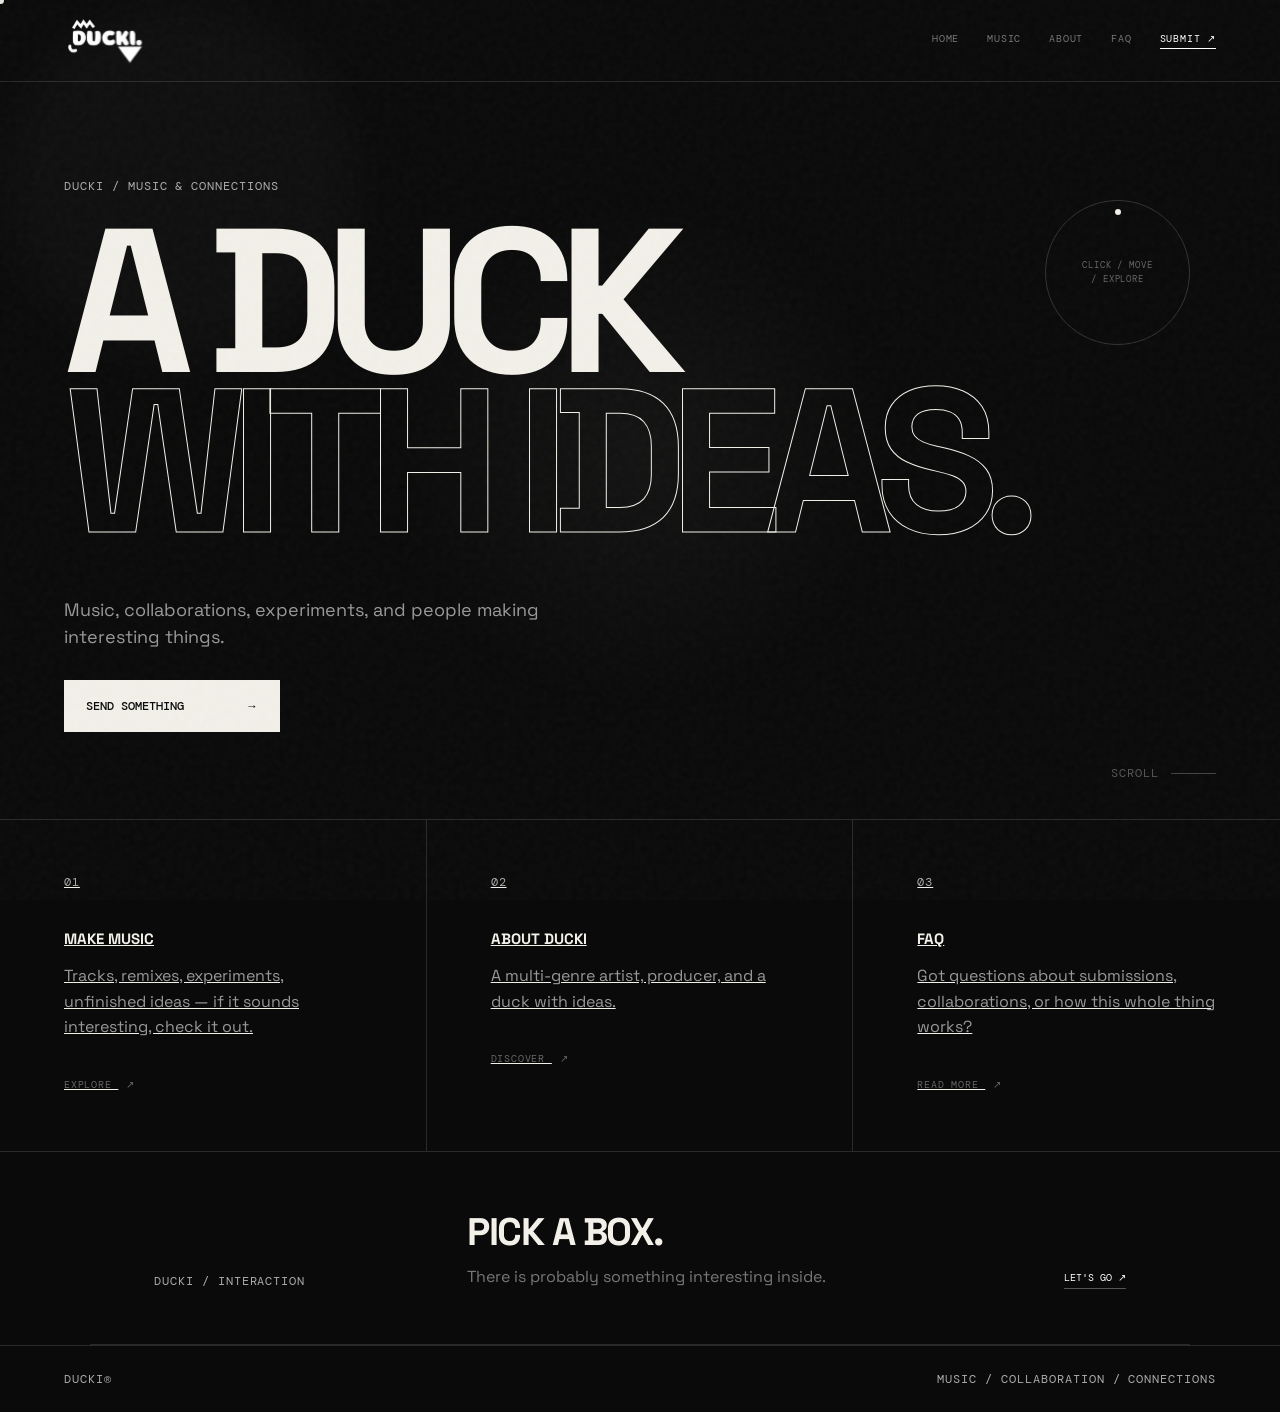
<file: index.html>
<!doctype html>
<html lang="en">

<head>
  <link rel="icon" type="image/png" href="Ducki_LOGO_transparent.png">

  <meta charset="utf-8">
  <meta name="viewport" content="width=device-width, initial-scale=1">

  <meta
    name="description"
    content="DUCKI — Music, collaborations, experiments, and people making interesting things."
  >

  <meta name="theme-color" content="#0a0a0a">

  <meta property="og:title" content="DUCKI — A Duck With Ideas">
  <meta
    property="og:description"
    content="Music, collaborations, experiments, and people making interesting things."
  >
  <meta property="og:type" content="website">
  <meta property="og:image" content="Ducki_LOGO_transparent.png">

  <meta name="twitter:card" content="summary">
  <meta name="twitter:title" content="DUCKI — A Duck With Ideas">
  <meta
    name="twitter:description"
    content="Music, collaborations, experiments, and people making interesting things."
  >
  <meta name="twitter:image" content="Ducki_LOGO_transparent.png">

  <title>DUCKI — A Duck With Ideas</title>

  <link rel="stylesheet" href="style.css">
</head>

<body>

  <div class="noise"></div>

  <div class="cursor-dot" aria-hidden="true"></div>
  <div class="cursor-glow" aria-hidden="true"></div>

  <div class="ducki-toast" aria-live="polite">
    QUACK.
  </div>


  <!-- HEADER -->

  <header>

    <a
      class="logo"
      href="index.html"
      aria-label="DUCKI"
    >
      <img
        src="Ducki_LOGO_transparent.png"
        alt="DUCKI"
        draggable="false"
      >
    </a>


    <nav class="main-nav">

      <a href="index.html">
        HOME
      </a>

      <a href="music.html">
        MUSIC
      </a>

      <a href="about.html">
        ABOUT
      </a>

      <a href="faq.html">
        FAQ
      </a>

      <a
        class="nav magnetic"
        href="submit.html"
      >
        SUBMIT ↗
      </a>

    </nav>

  </header>


  <main>


    <!-- HERO -->

    <section
      class="hero"
      id="top"
    >

      <div
        class="hero-orbit"
        aria-hidden="true"
      >
        <span>
          CLICK / MOVE / EXPLORE
        </span>
      </div>


      <div class="eyebrow">
        DUCKI / MUSIC &amp; CONNECTIONS
      </div>


      <h1>
        A DUCK<br>
        <i>WITH IDEAS.</i>
      </h1>


      <p>
        Music, collaborations, experiments, and people
        making interesting things.
      </p>


      <a
        class="cta magnetic"
        href="submit.html"
      >
        SEND SOMETHING
        <span>→</span>
      </a>


      <div
        class="scroll-hint"
        aria-hidden="true"
      >
        <span>
          SCROLL
        </span>

        <span class="scroll-line"></span>
      </div>

    </section>


    <!-- INFO CARDS -->

    <section class="info">


      <!-- MUSIC -->

      <a
        class="info-card"
        href="music.html"
      >

        <small>
          01
        </small>

        <h2>
          MAKE MUSIC
        </h2>

        <p>
          Tracks, remixes, experiments, unfinished ideas —
          if it sounds interesting, check it out.
        </p>

        <span class="card-action">
          EXPLORE <b>↗</b>
        </span>

      </a>


      <!-- ABOUT -->

      <a
        class="info-card"
        href="about.html"
      >

        <small>
          02
        </small>

        <h2>
          ABOUT DUCKI
        </h2>

        <p>
          A multi-genre artist, producer,
          and a duck with ideas.
        </p>

        <span class="card-action">
          DISCOVER <b>↗</b>
        </span>

      </a>


      <!-- FAQ -->

      <a
        class="info-card"
        href="faq.html"
      >

        <small>
          03
        </small>

        <h2>
          FAQ
        </h2>

        <p>
          Got questions about submissions,
          collaborations, or how this whole thing works?
        </p>

        <span class="card-action">
          READ MORE <b>↗</b>
        </span>

      </a>

    </section>


    <!-- INTERACTION -->

    <section
      class="interaction-panel"
      aria-live="polite"
    >

      <span class="interaction-label">
        DUCKI / INTERACTION
      </span>


      <div class="interaction-copy">

        <strong id="interactionTitle">
          PICK A BOX.
        </strong>

        <span id="interactionText">
          There is probably something interesting inside.
        </span>

      </div>


      <a
        href="submit.html"
        id="interactionLink"
      >
        LET'S GO ↗
      </a>

    </section>


  </main>


  <!-- FOOTER -->

  <footer>

    <span>
      DUCKI®
    </span>

    <span>
      MUSIC / COLLABORATION / CONNECTIONS
    </span>

  </footer>


  <script src="script.js"></script>

</body>
</html>
</file>
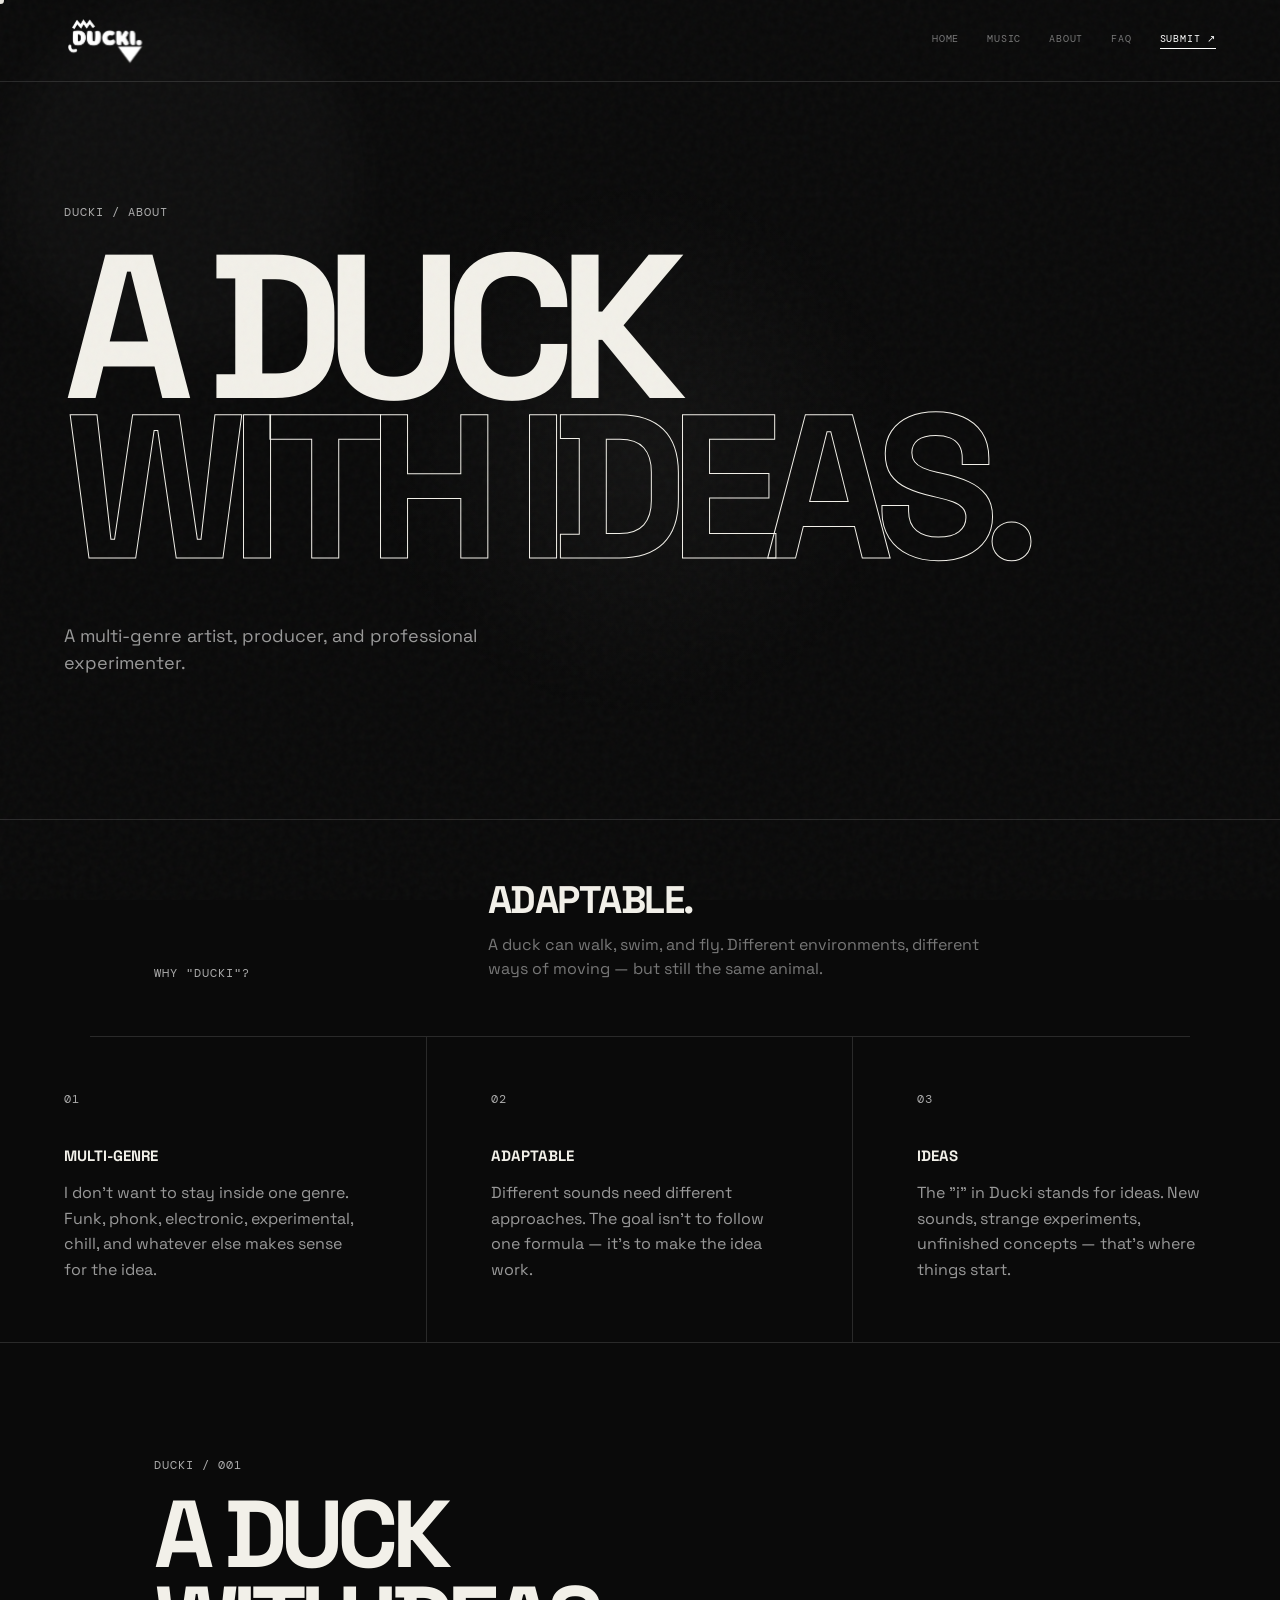
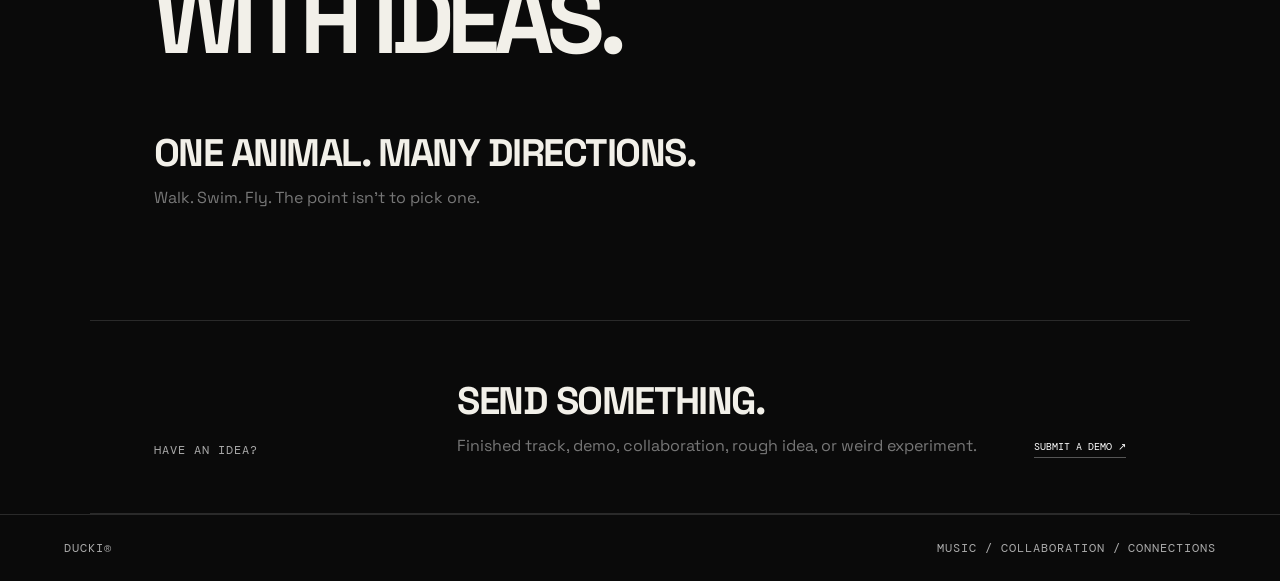
<file: about.html>
<!doctype html>
<html lang="en">

<head>
  <link rel="icon" type="image/png" href="Ducki_LOGO_transparent.png">

  <meta charset="utf-8">
  <meta name="viewport" content="width=device-width, initial-scale=1">

  <meta
    name="description"
    content="DUCKI — A multi-genre artist, producer, and a duck with ideas."
  >

  <meta name="theme-color" content="#0a0a0a">

  <meta property="og:title" content="DUCKI — About">
  <meta
    property="og:description"
    content="A multi-genre artist, producer, and a duck with ideas."
  >
  <meta property="og:type" content="website">
  <meta property="og:image" content="Ducki_LOGO_transparent.png">

  <meta name="twitter:card" content="summary">
  <meta name="twitter:title" content="DUCKI — About">
  <meta
    name="twitter:description"
    content="A multi-genre artist, producer, and a duck with ideas."
  >
  <meta name="twitter:image" content="Ducki_LOGO_transparent.png">

  <title>DUCKI — About</title>

  <link rel="stylesheet" href="style.css">
</head>


<body>

  <div class="noise"></div>

  <div
    class="cursor-dot"
    aria-hidden="true"
  ></div>

  <div
    class="cursor-glow"
    aria-hidden="true"
  ></div>


  <div
    class="ducki-toast"
    aria-live="polite"
  >
    QUACK.
  </div>


  <!-- HEADER -->

  <header>

    <a
      class="logo"
      href="index.html"
      aria-label="DUCKI"
    >

      <img
        src="Ducki_LOGO_transparent.png"
        alt="DUCKI"
        draggable="false"
      >

    </a>


    <nav class="main-nav">

      <a href="index.html">
        HOME
      </a>

      <a href="music.html">
        MUSIC
      </a>

      <a href="about.html">
        ABOUT
      </a>

      <a href="faq.html">
        FAQ
      </a>

      <a
        class="nav magnetic"
        href="submit.html"
      >
        SUBMIT ↗
      </a>

    </nav>

  </header>


  <main>


    <!-- ABOUT HERO -->

    <section class="hero">

      <div class="eyebrow">
        DUCKI / ABOUT
      </div>


      <h1>
        A DUCK<br>
        <i>WITH IDEAS.</i>
      </h1>


      <p>
        A multi-genre artist, producer,
        and professional experimenter.
      </p>

    </section>


    <!-- WHY DUCKI -->

    <section class="interaction-panel">

      <span class="interaction-label">
        WHY "DUCKI"?
      </span>


      <div class="interaction-copy">

        <strong>
          ADAPTABLE.
        </strong>

        <span>
          A duck can walk, swim, and fly.
          Different environments, different ways of moving —
          but still the same animal.
        </span>

      </div>

    </section>


    <!-- THE IDEA -->

    <section class="info">

      <div class="info-card">

        <small>
          01
        </small>

        <h2>
          MULTI-GENRE
        </h2>

        <p>
          I don't want to stay inside one genre.
          Funk, phonk, electronic, experimental,
          chill, and whatever else makes sense for the idea.
        </p>

      </div>


      <div class="info-card">

        <small>
          02
        </small>

        <h2>
          ADAPTABLE
        </h2>

        <p>
          Different sounds need different approaches.
          The goal isn't to follow one formula —
          it's to make the idea work.
        </p>

      </div>


      <div class="info-card">

        <small>
          03
        </small>

        <h2>
          IDEAS
        </h2>

        <p>
          The "i" in Ducki stands for ideas.
          New sounds, strange experiments,
          unfinished concepts — that's where things start.
        </p>

      </div>

    </section>


    <!-- THE DUCK -->

    <section class="spotify-section">

      <div class="section-title">

        <span>
          DUCKI / 001
        </span>

        <h2>
          A DUCK<br>
          WITH IDEAS.
        </h2>

      </div>


      <div class="interaction-copy">

        <strong>
          ONE ANIMAL. MANY DIRECTIONS.
        </strong>

        <span>
          Walk. Swim. Fly.
          The point isn't to pick one.
        </span>

      </div>

    </section>


    <!-- SUBMISSION CTA -->

    <section class="interaction-panel">

      <span class="interaction-label">
        HAVE AN IDEA?
      </span>


      <div class="interaction-copy">

        <strong>
          SEND SOMETHING.
        </strong>

        <span>
          Finished track, demo, collaboration,
          rough idea, or weird experiment.
        </span>

      </div>


      <a
        href="submit.html"
        id="interactionLink"
      >
        SUBMIT A DEMO ↗
      </a>

    </section>


  </main>


  <!-- FOOTER -->

  <footer>

    <span>
      DUCKI®
    </span>

    <span>
      MUSIC / COLLABORATION / CONNECTIONS
    </span>

  </footer>


  <script src="script.js"></script>

</body>

</html>
</file>
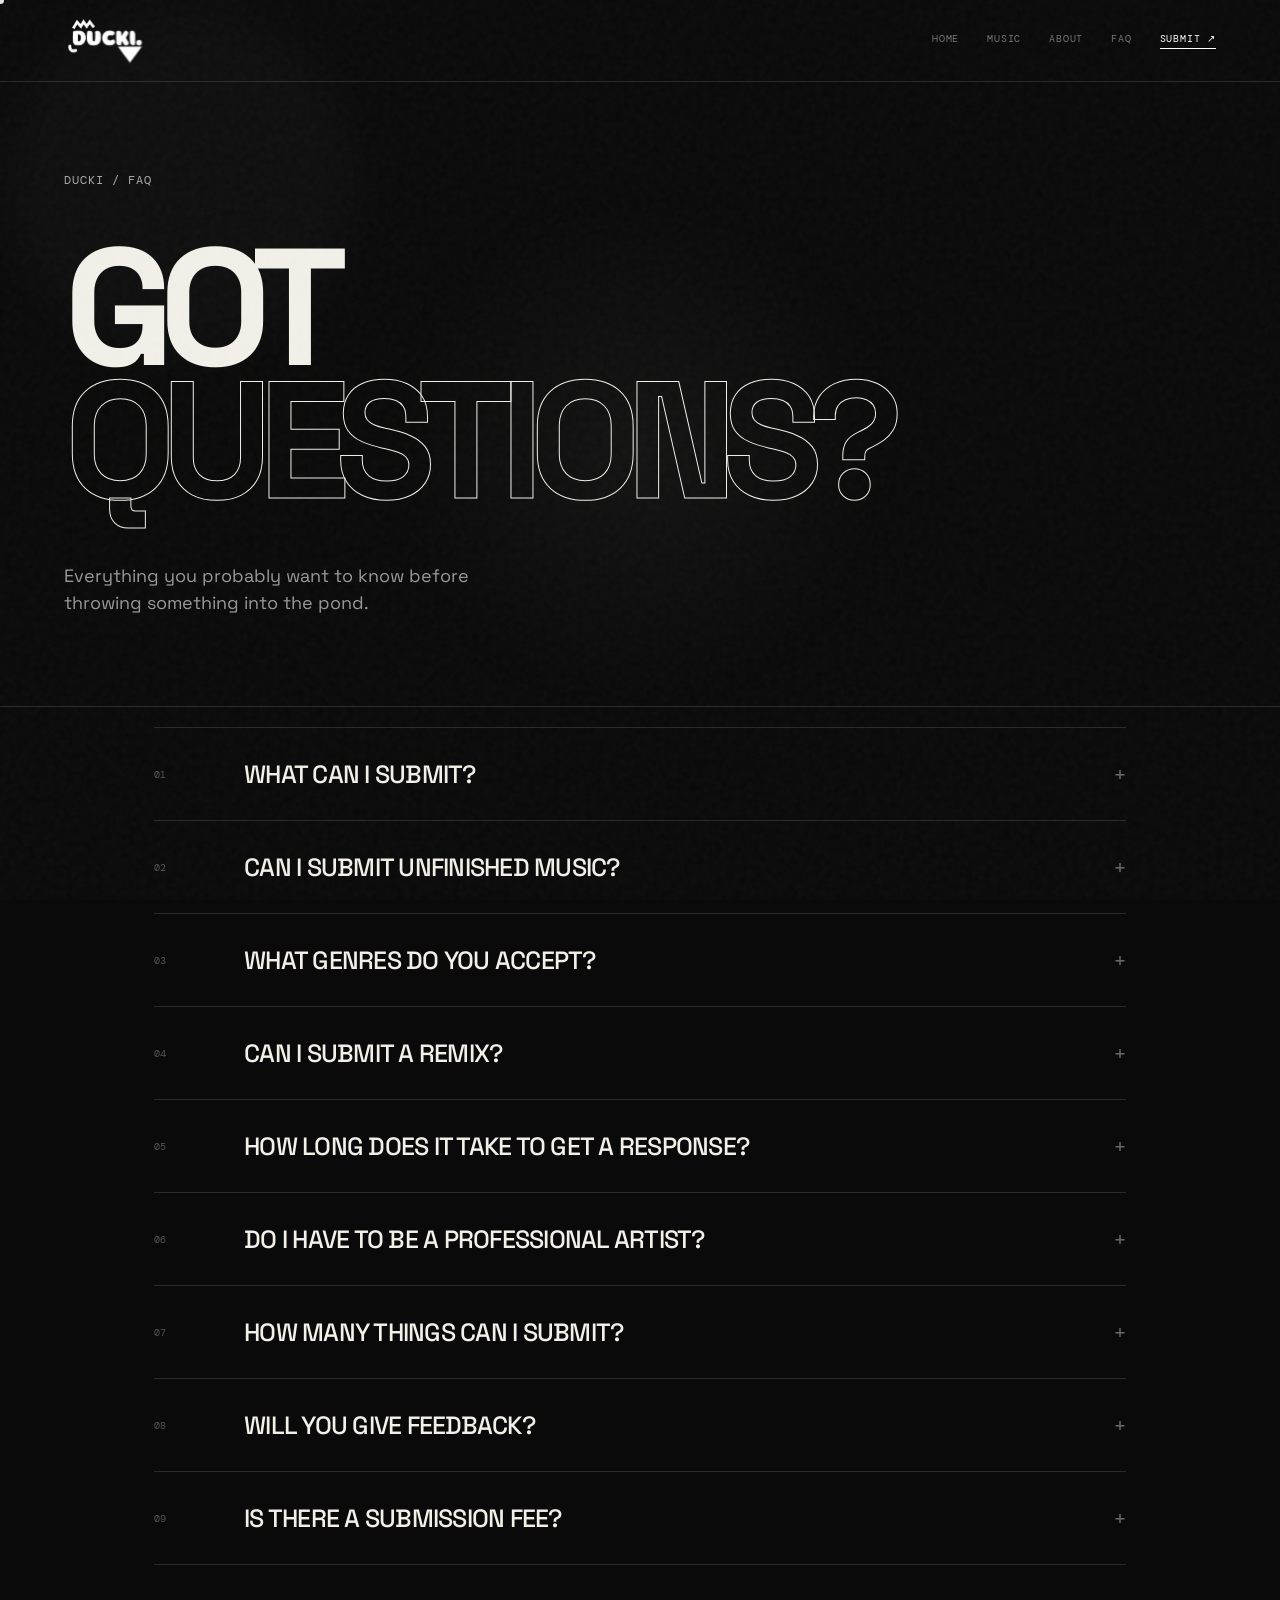
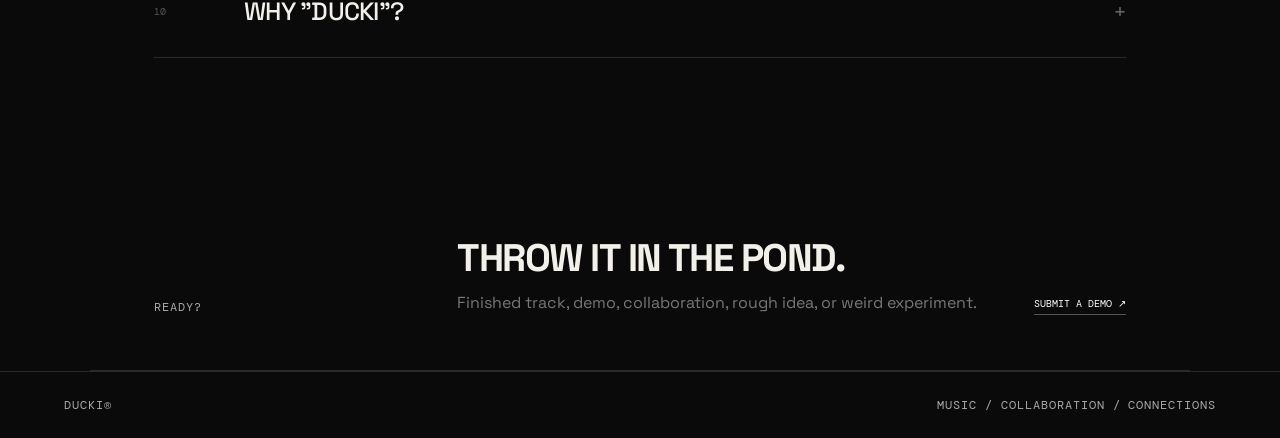
<file: faq.html>
<!doctype html>
<html lang="en">

<head>
  <link rel="icon" type="image/png" href="Ducki_LOGO_transparent.png">

  <meta charset="utf-8">
  <meta name="viewport" content="width=device-width, initial-scale=1">

  <meta
    name="description"
    content="DUCKI FAQ — Questions about demo submissions, music, collaborations, and Ducki."
  >

  <meta name="theme-color" content="#0a0a0a">

  <meta property="og:title" content="DUCKI — FAQ">
  <meta
    property="og:description"
    content="Questions about demo submissions, music, collaborations, and Ducki."
  >
  <meta property="og:type" content="website">
  <meta property="og:image" content="Ducki_LOGO_transparent.png">

  <meta name="twitter:card" content="summary">
  <meta name="twitter:title" content="DUCKI — FAQ">
  <meta
    name="twitter:description"
    content="Questions about demo submissions, music, collaborations, and Ducki."
  >
  <meta name="twitter:image" content="Ducki_LOGO_transparent.png">

  <title>DUCKI — FAQ</title>

  <link rel="stylesheet" href="style.css">
</head>


<body>

  <div class="noise"></div>

  <div
    class="cursor-dot"
    aria-hidden="true"
  ></div>

  <div
    class="cursor-glow"
    aria-hidden="true"
  ></div>


  <div
    class="ducki-toast"
    aria-live="polite"
  >
    QUACK.
  </div>


  <!-- HEADER -->

  <header>

    <a
      class="logo"
      href="index.html"
      aria-label="DUCKI"
    >

      <img
        src="Ducki_LOGO_transparent.png"
        alt="DUCKI"
        draggable="false"
      >

    </a>


    <nav class="main-nav">

      <a href="index.html">
        HOME
      </a>

      <a href="music.html">
        MUSIC
      </a>

      <a href="about.html">
        ABOUT
      </a>

      <a href="faq.html">
        FAQ
      </a>

      <a
        class="nav magnetic"
        href="submit.html"
      >
        SUBMIT ↗
      </a>

    </nav>

  </header>


  <main>


    <!-- FAQ HERO -->

    <section class="page-hero">

      <div class="eyebrow">
        DUCKI / FAQ
      </div>


      <h1>
        GOT<br>
        <i>QUESTIONS?</i>
      </h1>


      <p>
        Everything you probably want to know
        before throwing something into the pond.
      </p>

    </section>


    <!-- FAQ -->

    <section class="faq">


      <!-- 01 -->

      <details class="faq-item">

        <summary>

          <span>01</span>

          <strong>
            WHAT CAN I SUBMIT?
          </strong>

          <b>+</b>

        </summary>


        <div class="faq-answer">

          <p>
            Anything you made. Finished tracks, demos,
            remixes, rough ideas, weird experiments —
            if you think it's interesting, send it.
          </p>

          <p>
            As long as it is your work, not copyrighted
            material you don't have permission to use,
            and not pornography.
          </p>

        </div>

      </details>


      <!-- 02 -->

      <details class="faq-item">

        <summary>

          <span>02</span>

          <strong>
            CAN I SUBMIT UNFINISHED MUSIC?
          </strong>

          <b>+</b>

        </summary>


        <div class="faq-answer">

          <p>
            Yes.
          </p>

          <p>
            Rough demos, unfinished tracks, sketches,
            strange experiments — all welcome.
            It doesn't have to be polished.
          </p>

        </div>

      </details>


      <!-- 03 -->

      <details class="faq-item">

        <summary>

          <span>03</span>

          <strong>
            WHAT GENRES DO YOU ACCEPT?
          </strong>

          <b>+</b>

        </summary>


        <div class="faq-answer">

          <p>
            Any genre.
          </p>

          <p>
            Ducki works across multiple genres, so there isn't a fixed genre requirement.
          </p>

        </div>

      </details>


      <!-- 04 -->

      <details class="faq-item">

        <summary>

          <span>04</span>

          <strong>
            CAN I SUBMIT A REMIX?
          </strong>

          <b>+</b>

        </summary>


        <div class="faq-answer">

          <p>
            Yes, as long as you have the rights or
            permission required to use the original material.
          </p>

        </div>

      </details>


      <!-- 05 -->

      <details class="faq-item">

        <summary>

          <span>05</span>

          <strong>
            HOW LONG DOES IT TAKE TO GET A RESPONSE?
          </strong>

          <b>+</b>

        </summary>


        <div class="faq-answer">

          <p>
            <strong>
              Fastest: 1–2 minutes.
            </strong>
          </p>

          <p>
            <strong>
              Slowest: 1 week.
            </strong>
          </p>

          <p>
            If there is no response after a week,
            it means your track has a problem.
          </p>

        </div>

      </details>


      <!-- 06 -->

      <details class="faq-item">

        <summary>

          <span>06</span>

          <strong>
            DO I HAVE TO BE A PROFESSIONAL ARTIST?
          </strong>

          <b>+</b>

        </summary>


        <div class="faq-answer">

          <p>
            Nope.
          </p>

          <p>
            If you made something interesting,
            that's enough.
          </p>

        </div>

      </details>


      <!-- 07 -->

      <details class="faq-item">

        <summary>

          <span>07</span>

          <strong>
            HOW MANY THINGS CAN I SUBMIT?
          </strong>

          <b>+</b>

        </summary>


        <div class="faq-answer">

          <p>
            You can submit multiple times.
            Just make sure each submission has something
            worth sharing.
          </p>

        </div>

      </details>


      <!-- 08 -->

      <details class="faq-item">

        <summary>

          <span>08</span>

          <strong>
            WILL YOU GIVE FEEDBACK?
          </strong>

          <b>+</b>

        </summary>


        <div class="faq-answer">

          <p>
            A submission is primarily a way to send
            something for consideration, not a guaranteed
            detailed feedback service.
          </p>

        </div>

      </details>


      <!-- 09 -->

      <details class="faq-item">

        <summary>

          <span>09</span>

          <strong>
            IS THERE A SUBMISSION FEE?
          </strong>

          <b>+</b>

        </summary>


        <div class="faq-answer">

          <p>
            No.
          </p>

        </div>

      </details>


      <!-- 10 -->

      <details class="faq-item">

        <summary>

          <span>10</span>

          <strong>
            WHY "DUCKI"?
          </strong>

          <b>+</b>

        </summary>


        <div class="faq-answer">

          <p>
            A duck is a flexible, multi-terrain animal.
            It can walk, swim, and fly.
          </p>

          <p>
            That's basically the idea behind Ducki:
            adaptable, multi-genre, and not limited to
            one direction.
          </p>

          <p>
            The <strong>"i"</strong> in Ducki stands for
            <strong>ideas</strong>.
          </p>

          <p>
            A duck with ideas.
          </p>

        </div>

      </details>


    </section>


    <!-- SUBMISSION CTA -->

    <section class="interaction-panel">

      <span class="interaction-label">
        READY?
      </span>


      <div class="interaction-copy">

        <strong>
          THROW IT IN THE POND.
        </strong>

        <span>
          Finished track, demo, collaboration,
          rough idea, or weird experiment.
        </span>

      </div>


      <a
        href="submit.html"
        id="interactionLink"
      >
        SUBMIT A DEMO ↗
      </a>

    </section>


  </main>


  <!-- FOOTER -->

  <footer>

    <span>
      DUCKI®
    </span>

    <span>
      MUSIC / COLLABORATION / CONNECTIONS
    </span>

  </footer>


  <script src="script.js"></script>

</body>

</html>
</file>
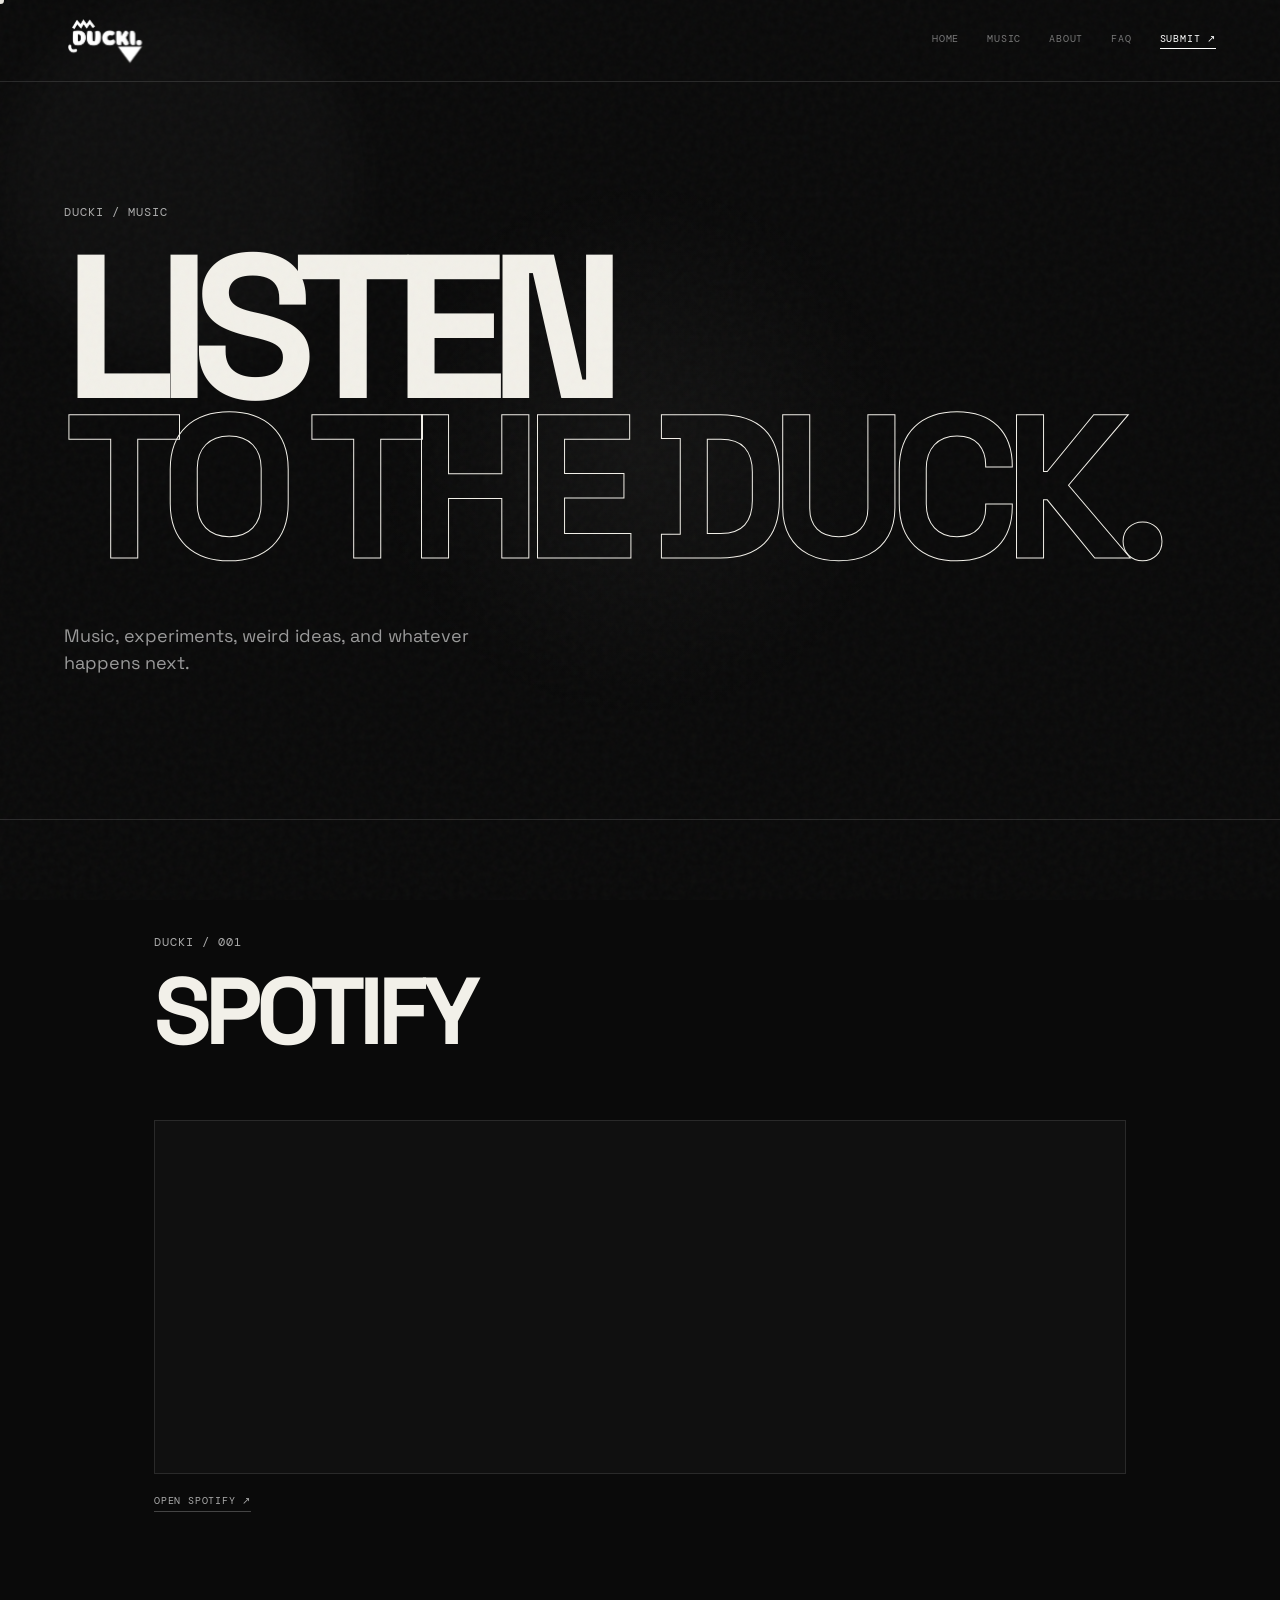
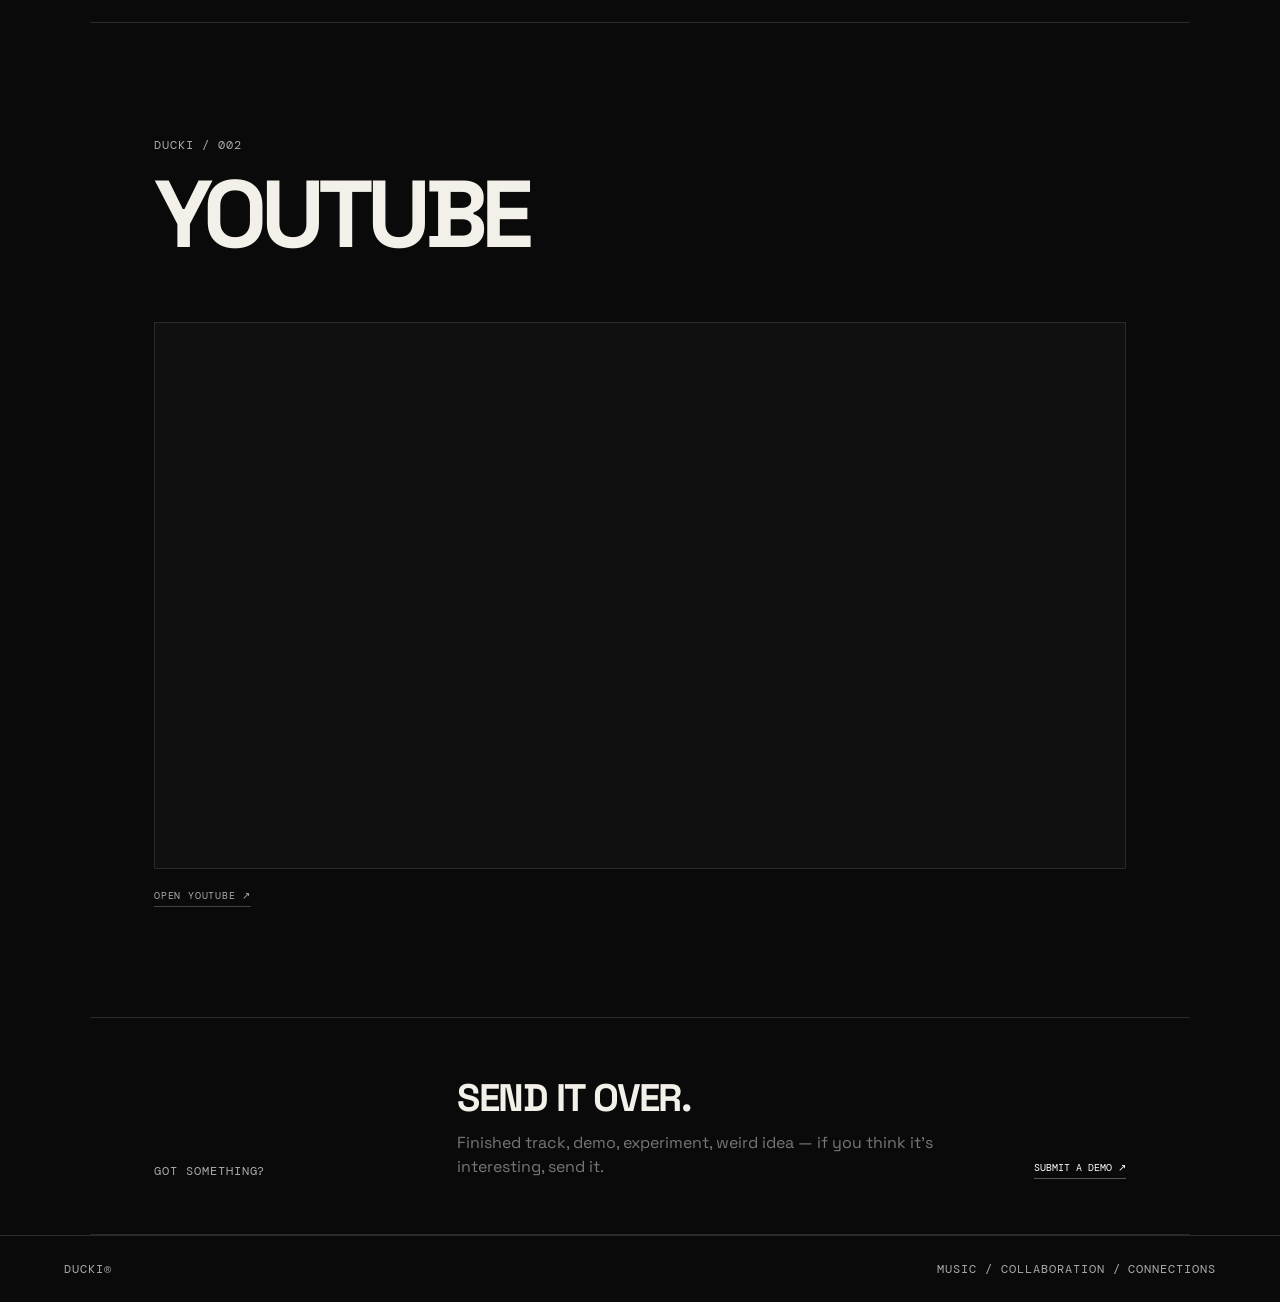
<file: music.html>
<!doctype html>
<html lang="en">

<head>
  <link rel="icon" type="image/png" href="Ducki_LOGO_transparent.png">

  <meta charset="utf-8">
  <meta name="viewport" content="width=device-width, initial-scale=1">

  <meta
    name="description"
    content="DUCKI — Music, releases, experiments, and sounds."
  >

  <meta name="theme-color" content="#0a0a0a">

  <meta property="og:title" content="DUCKI — Music">
  <meta
    property="og:description"
    content="Listen to Ducki's music, releases, experiments, and sounds."
  >
  <meta property="og:type" content="website">
  <meta property="og:image" content="Ducki_LOGO_transparent.png">

  <meta name="twitter:card" content="summary">
  <meta name="twitter:title" content="DUCKI — Music">
  <meta
    name="twitter:description"
    content="Listen to Ducki's music, releases, experiments, and sounds."
  >
  <meta name="twitter:image" content="Ducki_LOGO_transparent.png">

  <title>DUCKI — Music</title>

  <link rel="stylesheet" href="style.css">
</head>


<body>

  <div class="noise"></div>

  <div
    class="cursor-dot"
    aria-hidden="true"
  ></div>

  <div
    class="cursor-glow"
    aria-hidden="true"
  ></div>


  <div
    class="ducki-toast"
    aria-live="polite"
  >
    QUACK.
  </div>


  <!-- HEADER -->

  <header>

    <a
      class="logo"
      href="index.html"
      aria-label="DUCKI"
    >

      <img
        src="Ducki_LOGO_transparent.png"
        alt="DUCKI"
        draggable="false"
      >

    </a>


    <nav class="main-nav">

      <a href="index.html">
        HOME
      </a>

      <a href="music.html">
        MUSIC
      </a>

      <a href="about.html">
        ABOUT
      </a>

      <a href="faq.html">
        FAQ
      </a>

      <a
        class="nav magnetic"
        href="submit.html"
      >
        SUBMIT ↗
      </a>

    </nav>

  </header>


  <main>


    <!-- MUSIC INTRO -->

    <section class="hero">

      <div class="eyebrow">
        DUCKI / MUSIC
      </div>


      <h1>
        LISTEN<br>
        <i>TO THE DUCK.</i>
      </h1>


      <p>
        Music, experiments, weird ideas,
        and whatever happens next.
      </p>


    </section>


    <!-- SPOTIFY -->

    <section class="spotify-section">

      <div class="section-title">

        <span>
          DUCKI / 001
        </span>

        <h2>
          SPOTIFY
        </h2>

      </div>


      <div class="spotify-player">

        <iframe
          src="https://open.spotify.com/embed/artist/5SjUxYX73fVOYwSjiYAJsP?utm_source=generator"
          width="100%"
          height="352"
          frameborder="0"
          allowfullscreen
          allow="autoplay; clipboard-write; encrypted-media; fullscreen; picture-in-picture"
          loading="lazy">
        </iframe>

      </div>


      <a
        class="spotify-link"
        href="https://open.spotify.com/artist/5SjUxYX73fVOYwSjiYAJsP"
        target="_blank"
        rel="noopener noreferrer"
      >
        OPEN SPOTIFY ↗
      </a>

    </section>


    <!-- YOUTUBE -->

    <section class="youtube-section">

      <div class="section-title">

        <span>
          DUCKI / 002
        </span>

        <h2>
          YOUTUBE
        </h2>

      </div>


      <div class="youtube-player">

        <iframe
          src="https://www.youtube.com/embed/LNmbx-WNwQE"
          title="DUCKI — YouTube"
          frameborder="0"
          allow="accelerometer; autoplay; clipboard-write; encrypted-media; gyroscope; picture-in-picture; web-share"
          allowfullscreen
          loading="lazy">
        </iframe>

      </div>


      <a
        class="youtube-link"
        href="https://youtu.be/LNmbx-WNwQE"
        target="_blank"
        rel="noopener noreferrer"
      >
        OPEN YOUTUBE ↗
      </a>

    </section>


    <!-- SUBMISSION CTA -->

    <section class="interaction-panel">

      <span class="interaction-label">
        GOT SOMETHING?
      </span>


      <div class="interaction-copy">

        <strong>
          SEND IT OVER.
        </strong>

        <span>
          Finished track, demo, experiment, weird idea —
          if you think it's interesting, send it.
        </span>

      </div>


      <a
        href="submit.html"
        id="interactionLink"
      >
        SUBMIT A DEMO ↗
      </a>

    </section>


  </main>


  <!-- FOOTER -->

  <footer>

    <span>
      DUCKI®
    </span>

    <span>
      MUSIC / COLLABORATION / CONNECTIONS
    </span>

  </footer>


  <script src="script.js"></script>

</body>

</html>
</file>
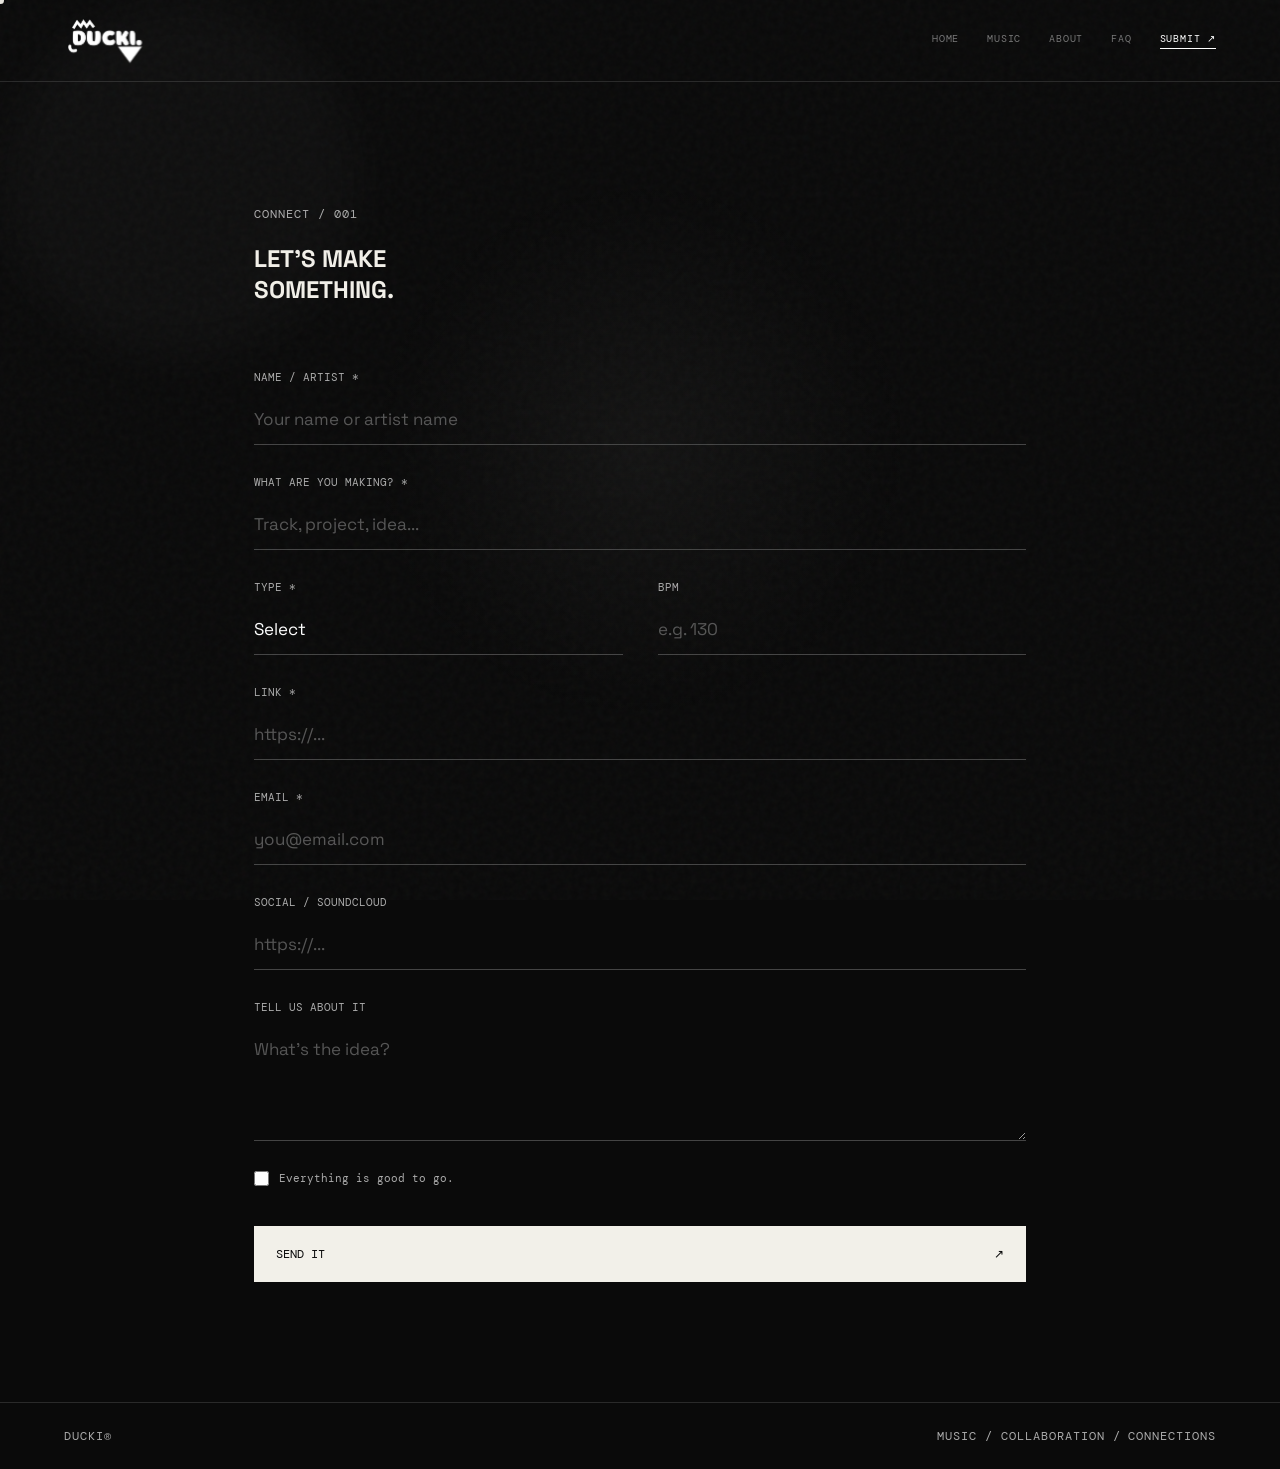
<file: submit.html>
<!doctype html>
<html lang="en">

<head>
  <link rel="icon" type="image/png" href="Ducki_LOGO_transparent.png">

  <meta charset="utf-8">
  <meta name="viewport" content="width=device-width, initial-scale=1">

  <meta
    name="description"
    content="DUCKI — Submit your music, collaboration, experiment, or idea."
  >

  <meta name="theme-color" content="#0a0a0a">

  <meta property="og:title" content="DUCKI — Submit Something">
  <meta
    property="og:description"
    content="Send Ducki your music, collaboration, experiment, or weird idea."
  >
  <meta property="og:type" content="website">
  <meta property="og:image" content="Ducki_LOGO_transparent.png">

  <meta name="twitter:card" content="summary">
  <meta name="twitter:title" content="DUCKI — Submit Something">
  <meta
    name="twitter:description"
    content="Send Ducki your music, collaboration, experiment, or weird idea."
  >
  <meta name="twitter:image" content="Ducki_LOGO_transparent.png">

  <title>DUCKI — Submit Something</title>

  <link rel="stylesheet" href="style.css">
</head>


<body>

  <div class="noise"></div>

  <div
    class="cursor-dot"
    aria-hidden="true"
  ></div>

  <div
    class="cursor-glow"
    aria-hidden="true"
  ></div>


  <div
    class="ducki-toast"
    aria-live="polite"
  >
    QUACK.
  </div>


  <!-- SUBMIT SUCCESS ANIMATION -->

  <div
    class="submit-success"
    id="submitSuccess"
    aria-hidden="true"
  >

    <div class="submit-success-inner">

      <div class="success-ring">

        <svg
          class="success-check"
          viewBox="0 0 52 52"
          aria-hidden="true"
        >

          <path
            d="M14 27.5L22.5 36L39 17"
          />

        </svg>

      </div>


      <div class="success-label">
        SENT.
      </div>


      <div class="success-sub">
        YOUR IDEA IS IN THE POND.
      </div>

    </div>

  </div>


  <!-- HEADER -->

  <header>

    <a
      class="logo"
      href="index.html"
      aria-label="DUCKI"
    >

      <img
        src="Ducki_LOGO_transparent.png"
        alt="DUCKI"
        draggable="false"
      >

    </a>


    <nav class="main-nav">

      <a href="index.html">
        HOME
      </a>

      <a href="music.html">
        MUSIC
      </a>

      <a href="about.html">
        ABOUT
      </a>

      <a href="faq.html">
        FAQ
      </a>

      <a
        class="nav magnetic"
        href="submit.html"
      >
        SUBMIT ↗
      </a>

    </nav>

  </header>


  <main>


    <!-- SUBMISSION -->

    <section
      id="submit"
      class="submission"
    >

      <div class="section-title">

        <span>
          CONNECT / 001
        </span>

        <h1>
          LET'S MAKE<br>
          SOMETHING.
        </h1>

      </div>


      <form id="demoForm">


        <!-- NAME -->

        <label>

          NAME / ARTIST *

          <input
            name="artist"
            required
            placeholder="Your name or artist name"
          >

        </label>


        <!-- TITLE -->

        <label>

          WHAT ARE YOU MAKING? *

          <input
            name="title"
            required
            placeholder="Track, project, idea..."
          >

        </label>


        <!-- TYPE + BPM -->

        <div class="grid">


          <label>

            TYPE *

            <select
              name="genre"
              required
            >

              <option value="">
                Select
              </option>

              <option>
                Music
              </option>

              <option>
                Collaboration
              </option>

              <option>
                Remix
              </option>

              <option>
                Production
              </option>

              <option>
                Experimental
              </option>

              <option>
                Other
              </option>

            </select>

          </label>


          <label>

            BPM

            <input
              name="bpm"
              type="number"
              min="1"
              max="400"
              placeholder="e.g. 130"
            >

          </label>

        </div>


        <!-- LINK -->

        <label>

          LINK *

          <input
            name="link"
            type="url"
            required
            placeholder="https://..."
          >

        </label>


        <!-- EMAIL -->

        <label>

          EMAIL *

          <input
            name="email"
            type="email"
            required
            placeholder="you@email.com"
          >

        </label>


        <!-- SOCIAL -->

        <label>

          SOCIAL / SOUNDCLOUD

          <input
            name="social"
            type="url"
            placeholder="https://..."
          >

        </label>


        <!-- MESSAGE -->

        <label>

          TELL US ABOUT IT

          <textarea
            name="message"
            rows="4"
            placeholder="What's the idea?"
          ></textarea>

        </label>


        <!-- CONFIRMATION -->

        <label class="check">

          <input
            type="checkbox"
            name="confirmation"
            value="Everything is good to go."
            required
          >

          Everything is good to go.

        </label>


        <!-- SUBMIT -->

        <button
          type="submit"
          class="magnetic"
        >

          SEND IT

          <span>
            ↗
          </span>

        </button>


      </form>


      <!-- SUCCESS -->

      <div
        id="success"
        class="success"
        hidden
      >

        <span>
          GOT IT.
        </span>


        <p>
          Your idea is somewhere in the duck pond now.
          If it clicks, we'll get back to you.
        </p>


        <button
          type="button"
          onclick="location.reload()"
        >
          SEND SOMETHING ELSE
        </button>

      </div>


    </section>


  </main>


  <!-- FOOTER -->

  <footer>

    <span>
      DUCKI®
    </span>

    <span>
      MUSIC / COLLABORATION / CONNECTIONS
    </span>

  </footer>


  <script src="script.js"></script>

</body>

</html>
</file>
<file: style.css>
@import url('https://fonts.googleapis.com/css2?family=DM+Mono:wght@400;500&family=Space+Grotesk:wght@400;500;600;700&display=swap');

/* =========================
RESET
========================= */

* { box-sizing: border-box; }

html { scroll-behavior: smooth; }

:root {
--mouse-x: 50vw;
--mouse-y: 50vh;
}

body {
margin: 0;
background: #0a0a0a;
color: #f2f0e9;
font-family: "Space Grotesk", sans-serif;
overflow-x: hidden;
}

/* =========================
BACKGROUND
========================= */

body::before {
content: "";
position: fixed;
inset: 0;
pointer-events: none;
z-index: 0;
background: radial-gradient(
420px circle at var(--mouse-x) var(--mouse-y),
rgba(242, 240, 233, .045),
transparent 65%
);
}

.noise {
position: fixed;
inset: 0;
pointer-events: none;
opacity: .035;
z-index: 10;
background-image: url("data:image/svg+xml,%3Csvg viewBox='0 0 180 180' xmlns='http://www.w3.org/2000/svg'%3E%3Cfilter id='n'%3E%3CfeTurbulence type='fractalNoise' baseFrequency='.8' numOctaves='3' stitchTiles='stitch'/%3E%3C/filter%3E%3Crect width='100%25' height='100%25' filter='url(%23n)'/%3E%3C/svg%3E");
}

/* =========================
HEADER
========================= */

header {
height: 82px;
border-bottom: 1px solid #2a2a2a;
display: flex;
align-items: center;
justify-content: space-between;
padding: 0 5vw;
position: relative;
z-index: 20;
}

.logo {
display: flex;
align-items: center;
width: 90px;
height: 52px;
text-decoration: none;
overflow: visible;
user-select: none;
-webkit-user-select: none;
-webkit-touch-callout: none;
}

.logo img {
display: block;
width: 82px;
height: auto;
user-select: none;
-webkit-user-select: none;
-webkit-user-drag: none;
pointer-events: auto;
animation: duckiLogoIn .8s cubic-bezier(.16,1,.3,1) both;
transition: transform .45s cubic-bezier(.16,1,.3,1), opacity .3s ease;
}

.logo:hover img { transform: rotate(-5deg) scale(1.06); }

@keyframes duckiLogoIn {
from { opacity: 0; transform: translateY(-10px) rotate(-6deg) scale(.9); }
to { opacity: 1; transform: translateY(0) rotate(0) scale(1); }
}

/* =========================
TYPOGRAPHY
========================= */

.nav,
.eyebrow,
small,
.section-title span,
footer,
.interaction-label,
.scroll-hint {
font: 12px "DM Mono", monospace;
letter-spacing: .08em;
color: #aaa;
}

.nav {
color: #fff;
text-decoration: none;
border-bottom: 1px solid #fff;
padding-bottom: 3px;
transition: opacity .3s ease, border-color .3s ease;
}

.nav:hover { opacity: .5; }

/* =========================
HERO
========================= */

.hero {
min-height: 82vh;
padding: 10vh 5vw 9vh;
border-bottom: 1px solid #2a2a2a;
display: flex;
flex-direction: column;
justify-content: center;
position: relative;
isolation: isolate;
}

.hero > * {
position: relative;
z-index: 1;
}

.eyebrow { margin-bottom: 28px; }

.hero h1 {
font-size: clamp(76px,16vw,220px);
line-height: .78;
letter-spacing: -.09em;
margin: 0;
font-weight: 700;
animation: heroTitleIn 1s cubic-bezier(.16,1,.3,1) both;
will-change: transform;
transition: transform .2s ease-out;
}

.hero h1 i {
font-style: normal;
-webkit-text-stroke: 1px #f2f0e9;
color: transparent;
}

@keyframes heroTitleIn {
from { opacity: 0; transform: translateY(45px); }
to { opacity: 1; transform: translateY(0); }
}

.hero p {
max-width: 480px;
font-size: 18px;
line-height: 1.5;
color: #999;
margin: 55px 0 30px;
animation: heroTextIn 1s .12s cubic-bezier(.16,1,.3,1) both;
}

@keyframes heroTextIn {
from { opacity: 0; transform: translateY(25px); }
to { opacity: 1; transform: translateY(0); }
}

/* =========================
HERO ORBIT
========================= */

.hero-orbit {
position: absolute;
top: 16%;
right: 7%;
width: 145px;
height: 145px;
border: 1px solid #333;
border-radius: 50%;
display: grid;
place-items: center;
transition: transform .35s cubic-bezier(.16,1,.3,1);
animation: orbitIn 1.2s .2s cubic-bezier(.16,1,.3,1) both;
pointer-events: none;
}

.hero-orbit::after {
content: "";
position: absolute;
width: 6px;
height: 6px;
background: #f2f0e9;
border-radius: 50%;
top: 8px;
left: 50%;
transform: translateX(-50%);
}

.hero-orbit span {
font: 9px "DM Mono", monospace;
letter-spacing: .1em;
color: #666;
text-align: center;
width: 80px;
line-height: 1.5;
}

@keyframes orbitIn {
from { opacity: 0; transform: scale(.7) rotate(-20deg); }
to { opacity: 1; transform: scale(1) rotate(0); }
}

/* =========================
CTA
========================= */

.cta {
width: max-content;
color: #0a0a0a;
background: #f2f0e9;
text-decoration: none;
padding: 18px 22px;
font: 12px "DM Mono";
font-weight: 500;
transition: transform .45s cubic-bezier(.16,1,.3,1), opacity .3s ease;
}

.cta span {
margin-left: 55px;
display: inline-block;
transition: transform .45s cubic-bezier(.16,1,.3,1);
}

.cta:hover { opacity: .9; }
.cta:hover span { transform: translateX(6px); }

/* =========================
SCROLL
========================= */

.scroll-hint {
position: absolute;
right: 5vw;
bottom: 38px;
display: flex;
align-items: center;
gap: 12px;
color: #555;
}

.scroll-line {
width: 45px;
height: 1px;
background: #444;
position: relative;
overflow: hidden;
}

.scroll-line::after {
content: "";
position: absolute;
inset: 0;
background: #f2f0e9;
transform: translateX(-100%);
animation: scrollLine 2s 1s ease-in-out infinite;
}

@keyframes scrollLine {
0%,30% { transform: translateX(-100%); }
60%,100% { transform: translateX(100%); }
}

/* =========================
INFO CARDS
========================= */

.info {
display: grid;
grid-template-columns: repeat(3,1fr);
border-bottom: 1px solid #2a2a2a;
position: relative;
z-index: 2;
}

.info-card {
appearance: none;
text-align: left;
font: inherit;
color: inherit;
padding: 50px 5vw 60px;
border: 0;
border-right: 1px solid #2a2a2a;
background: transparent;
cursor: pointer;
transition: background .5s ease, transform .5s cubic-bezier(.16,1,.3,1), padding .35s ease;
}

.info-card:last-child { border-right: 0; }

.info-card:hover,
.info-card.active {
background: #101010;
transform: translateY(-3px);
}

.info-card.active { box-shadow: inset 0 2px 0 #f2f0e9; }

.info h2 {
font-size: 15px;
margin: 38px 0 15px;
}

.info p {
color: #999;
line-height: 1.6;
max-width: 300px;
margin: 0;
}

.card-action {
display: block;
margin-top: 38px;
font: 10px "DM Mono", monospace;
color: #666;
letter-spacing: .08em;
transition: color .3s ease;
}

.info-card:hover .card-action,
.info-card.active .card-action {
color: #f2f0e9;
}

.card-action b {
display: inline-block;
margin-left: 8px;
font-weight: 400;
transition: transform .3s ease;
}

.info-card:hover .card-action b {
transform: translate(3px,-3px);
}

/* =========================
INTERACTION PANEL
========================= */

.interaction-panel {
max-width: 1100px;
margin: 0 auto;
padding: 55px 5vw;
border-bottom: 1px solid #2a2a2a;
display: grid;
grid-template-columns: 1fr 2fr auto;
gap: 30px;
align-items: end;
opacity: 0;
}

.interaction-panel.visible { opacity: 1; }

.interaction-copy {
display: flex;
flex-direction: column;
gap: 9px;
}

.interaction-copy strong {
font-size: clamp(25px,3vw,42px);
letter-spacing: -.04em;
}

.interaction-copy span {
color: #777;
max-width: 520px;
line-height: 1.5;
}

.interaction-panel > a {
color: #fff;
font: 10px "DM Mono", monospace;
text-decoration: none;
border-bottom: 1px solid #555;
padding-bottom: 4px;
white-space: nowrap;
}

.panel-pulse { animation: panelPulse .5s ease; }

@keyframes panelPulse {
50% { transform: translateY(-4px); }
}

/* =========================
SPOTIFY
========================= */

.spotify-section {
max-width: 1100px;
margin: 0 auto;
padding: 110px 5vw;
border-bottom: 1px solid #2a2a2a;
position: relative;
}

.spotify-player {
position: relative;
width: 100%;
min-height: 152px;
border: 1px solid #2a2a2a;
background: #101010;
overflow: hidden;
transition: border-color .4s ease, transform .45s cubic-bezier(.16,1,.3,1), background .4s ease;
}

.spotify-player:hover {
border-color: #555;
background: #121212;
transform: translateY(-3px);
}

.spotify-player iframe {
display: block;
width: 100%;
height: 352px;
border: 0;
border-radius: 0;
}

.spotify-link,
.youtube-link {
display: inline-block;
margin-top: 20px;
color: #aaa;
font: 10px "DM Mono", monospace;
letter-spacing: .08em;
text-decoration: none;
border-bottom: 1px solid #444;
padding-bottom: 4px;
transition: color .3s ease, border-color .3s ease;
}

.spotify-link:hover,
.youtube-link:hover {
color: #f2f0e9;
border-color: #f2f0e9;
}

/* =========================
YOUTUBE
========================= */

.youtube-section {
max-width: 1100px;
margin: 0 auto;
padding: 110px 5vw;
border-bottom: 1px solid #2a2a2a;
position: relative;
}

.youtube-player {
position: relative;
width: 100%;
aspect-ratio: 16 / 9;
border: 1px solid #2a2a2a;
background: #101010;
overflow: hidden;
transition: border-color .4s ease, transform .45s cubic-bezier(.16,1,.3,1), background .4s ease;
}

.youtube-player:hover {
border-color: #555;
background: #121212;
transform: translateY(-3px);
}

.youtube-player iframe {
display: block;
width: 100%;
height: 100%;
border: 0;
}

/* =========================
SUBMISSION
========================= */

.submission {
max-width: 900px;
margin: 0 auto;
padding: 120px 5vw;
}

.section-title { margin-bottom: 65px; }

.section-title h2 {
font-size: clamp(52px,8vw,95px);
line-height: .9;
letter-spacing: -.07em;
margin: 18px 0 0;
}

.submission form {
display: flex;
flex-direction: column;
gap: 30px;
}

label {
font: 11px "DM Mono";
color: #aaa;
display: flex;
flex-direction: column;
gap: 10px;
}

input,
select,
textarea {
width: 100%;
border: 0;
border-bottom: 1px solid #444;
background: transparent;
color: #fff;
padding: 14px 0;
font: 17px "Space Grotesk";
outline: 0;
border-radius: 0;
transition: border-color .3s ease, padding-left .3s ease;
}

input:focus,
select:focus,
textarea:focus {
border-color: #fff;
padding-left: 5px;
}

input::placeholder,
textarea::placeholder { color: #555; }

select {
appearance: none;
cursor: pointer;
}

option { background: #111; }

.grid {
display: grid;
grid-template-columns: 1fr 1fr;
gap: 35px;
}

.check {
flex-direction: row;
align-items: center;
gap: 10px;
cursor: pointer;
}

.check input {
width: 15px;
height: 15px;
margin: 0;
accent-color: #f2f0e9;
cursor: pointer;
}

.submission button {
margin-top: 10px;
border: 0;
background: #f2f0e9;
color: #080808;
padding: 20px 22px;
text-align: left;
font: 12px "DM Mono";
cursor: pointer;
transition: opacity .3s ease, transform .4s cubic-bezier(.16,1,.3,1);
}

.submission button:hover { opacity: .85; }

.submission button:disabled {
cursor: wait;
opacity: .55;
}

.submission button span {
float: right;
margin-left: 80px;
transition: transform .4s cubic-bezier(.16,1,.3,1);
}

.submission button:hover span { transform: translateX(5px); }

/* =========================
FORM ERROR
========================= */

.form-error {
border: 1px solid #444;
padding: 16px 18px;
color: #aaa;
font: 11px "DM Mono", monospace;
line-height: 1.5;
animation: errorIn .4s cubic-bezier(.16,1,.3,1) both;
}

@keyframes errorIn {
from { opacity: 0; transform: translateY(-8px); }
to { opacity: 1; transform: translateY(0); }
}

/* =========================
SUCCESS BOX
========================= */

.success {
border: 1px solid #444;
padding: 55px;
animation: successIn .7s cubic-bezier(.16,1,.3,1) both;
}

.success > span {
font-size: 38px;
font-weight: 700;
letter-spacing: -.04em;
}

.success p {
color: #999;
line-height: 1.6;
max-width: 500px;
}

.success button { margin-top: 25px; }

@keyframes successIn {
from { opacity: 0; transform: translateY(25px); }
to { opacity: 1; transform: translateY(0); }
}

/* =========================
APPLE-PAY-STYLE SUBMIT
SUCCESS OVERLAY
========================= */

.submit-success {
position: fixed;
inset: 0;
z-index: 1000;
display: grid;
place-items: center;
background: rgba(10,10,10,.94);
backdrop-filter: blur(18px);
-webkit-backdrop-filter: blur(18px);
opacity: 0;
visibility: hidden;
pointer-events: none;
transition: opacity .35s ease, visibility .35s ease;
}

.submit-success.show {
opacity: 1;
visibility: visible;
}

.submit-success-inner {
display: flex;
flex-direction: column;
align-items: center;
justify-content: center;
text-align: center;
transform: translateY(20px) scale(.96);
transition: transform .55s cubic-bezier(.16,1,.3,1);
}

.submit-success.show .submit-success-inner {
transform: translateY(0) scale(1);
}

.success-ring {
width: 104px;
height: 104px;
border-radius: 50%;
border: 1px solid rgba(242,240,233,.2);
display: grid;
place-items: center;
position: relative;
transform: scale(.65);
opacity: 0;
}

.submit-success.show .success-ring {
animation: successRingIn .7s cubic-bezier(.16,1,.3,1) .05s forwards;
}

.success-ring::before {
content: "";
position: absolute;
inset: -1px;
border-radius: 50%;
border: 1px solid #f2f0e9;
clip-path: inset(0 100% 0 0);
animation: none;
}

.submit-success.show .success-ring::before {
animation: successCircleDraw .7s cubic-bezier(.65,0,.35,1) .2s forwards;
}

.success-check {
width: 52px;
height: 52px;
overflow: visible;
transform: scale(.8);
}

.success-check path {
fill: none;
stroke: #f2f0e9;
stroke-width: 3;
stroke-linecap: round;
stroke-linejoin: round;
stroke-dasharray: 50;
stroke-dashoffset: 50;
}

.submit-success.show .success-check path {
animation: checkDraw .55s cubic-bezier(.65,0,.35,1) .45s forwards;
}

.success-label {
margin-top: 32px;
font-size: clamp(34px,6vw,64px);
font-weight: 700;
letter-spacing: -.06em;
opacity: 0;
transform: translateY(12px);
}

.submit-success.show .success-label {
animation: successTextIn .55s cubic-bezier(.16,1,.3,1) .65s forwards;
}

.success-sub {
margin-top: 10px;
font: 10px "DM Mono", monospace;
letter-spacing: .14em;
color: #666;
opacity: 0;
}

.submit-success.show .success-sub {
animation: successTextIn .55s cubic-bezier(.16,1,.3,1) .78s forwards;
}

@keyframes successRingIn {
0% { opacity: 0; transform: scale(.65); }
55% { opacity: 1; transform: scale(1.08); }
100% { opacity: 1; transform: scale(1); }
}

@keyframes successCircleDraw {
from { clip-path: inset(0 100% 0 0); }
to { clip-path: inset(0 0 0 0); }
}

@keyframes checkDraw {
from { stroke-dashoffset: 50; }
to { stroke-dashoffset: 0; }
}

@keyframes successTextIn {
from { opacity: 0; transform: translateY(12px); }
to { opacity: 1; transform: translateY(0); }
}

/* =========================
404
========================= */

.error-page {
min-height: 100vh;
display: flex;
flex-direction: column;
}

.error-content {
flex: 1;
display: flex;
flex-direction: column;
justify-content: center;
padding: 10vh 5vw;
}

.error-content h1 {
font-size: clamp(70px,14vw,190px);
line-height: .8;
letter-spacing: -.09em;
margin: 25px 0 45px;
font-weight: 700;
}

.error-content h1 i {
font-style: normal;
-webkit-text-stroke: 1px #f2f0e9;
color: transparent;
}

.error-content p {
max-width: 430px;
color: #888;
font-size: 17px;
line-height: 1.5;
margin-bottom: 30px;
}

/* =========================
REVEAL
========================= */

.reveal {
opacity: 0;
transform: translateY(35px);
transition: opacity 1s cubic-bezier(.16,1,.3,1), transform 1s cubic-bezier(.16,1,.3,1);
}

.reveal.visible {
opacity: 1;
transform: translateY(0);
}

/* =========================
FOOTER
========================= */

footer {
border-top: 1px solid #2a2a2a;
padding: 25px 5vw;
display: flex;
justify-content: space-between;
}

/* =========================
CURSOR
========================= */

.cursor-dot,
.cursor-glow {
position: fixed;
pointer-events: none;
z-index: 100;
left: 0;
top: 0;
will-change: transform;
}

.cursor-dot {
width: 7px;
height: 7px;
border-radius: 50%;
background: #f2f0e9;
margin: -3.5px 0 0 -3.5px;
mix-blend-mode: difference;
}

.cursor-glow {
width: 360px;
height: 360px;
border-radius: 50%;
background: rgba(242,240,233,.025);
filter: blur(25px);
margin: 0;
}

.cursor-hover .cursor-dot { transform: scale(2.2); }

/* =========================
DUCKI TOAST
========================= */

.ducki-toast {
position: fixed;
left: 50%;
top: 50%;
z-index: 200;
transform: translate(-50%,-50%) scale(.8);
padding: 18px 24px;
border: 1px solid #444;
background: #0a0a0a;
font: 12px "DM Mono", monospace;
letter-spacing: .12em;
opacity: 0;
pointer-events: none;
transition: opacity .2s ease, transform .3s cubic-bezier(.16,1,.3,1);
}

.ducki-toast.show {
opacity: 1;
transform: translate(-50%,-50%) scale(1);
}

/* =========================
QUACK
========================= */

body.quack-mode .hero h1 {
animation: quackShake .12s linear 8;
}

@keyframes quackShake {
25% { transform: translateX(-5px) rotate(-.5deg); }
75% { transform: translateX(5px) rotate(.5deg); }
}

/* =========================
TOUCH DEVICES
========================= */

@media (pointer: coarse) {
.cursor-dot,
.cursor-glow {
display: none;
}

.hero-orbit { animation: none; }
}

/* =========================
MULTI-PAGE NAVIGATION
========================= */

.main-nav {
  display: flex;
  align-items: center;
  gap: 28px;
}

.main-nav a {
  color: #777;
  text-decoration: none;
  font: 10px "DM Mono", monospace;
  letter-spacing: .08em;
  transition: color .3s ease, opacity .3s ease;
}

.main-nav a:hover {
  color: #f2f0e9;
}

.main-nav a[href="faq.html"],
.main-nav a[href="music.html"],
.main-nav a[href="about.html"],
.main-nav a[href="index.html"] {
  border-bottom: 1px solid transparent;
  padding-bottom: 3px;
}

.main-nav a[href="faq.html"]:hover,
.main-nav a[href="music.html"]:hover,
.main-nav a[href="about.html"]:hover,
.main-nav a[href="index.html"]:hover {
  border-color: #f2f0e9;
}

.main-nav .nav {
  color: #fff;
  border-bottom: 1px solid #fff;
}


/* =========================
FAQ
========================= */

.faq {
  max-width: 1100px;
  margin: 0 auto;
  padding: 20px 5vw 120px;
}

.faq-item {
  border-top: 1px solid #2a2a2a;
}

.faq-item:last-child {
  border-bottom: 1px solid #2a2a2a;
}

.faq-item summary {
  list-style: none;
  cursor: pointer;
  display: grid;
  grid-template-columns: 70px 1fr 30px;
  align-items: center;
  gap: 20px;
  padding: 30px 0;
  user-select: none;
  transition: padding .35s ease;
}

.faq-item summary::-webkit-details-marker {
  display: none;
}

.faq-item summary > span {
  font: 10px "DM Mono", monospace;
  color: #555;
}

.faq-item summary strong {
  font-size: clamp(18px, 2vw, 25px);
  letter-spacing: -.03em;
  font-weight: 500;
}

.faq-item summary b {
  font: 20px "DM Mono", monospace;
  font-weight: 400;
  color: #666;
  text-align: right;
  transition: transform .4s cubic-bezier(.16,1,.3,1);
}

.faq-item summary:hover strong {
  color: #fff;
}

.faq-item summary:hover b {
  color: #fff;
}

.faq-item[open] summary b {
  transform: rotate(45deg);
  color: #f2f0e9;
}

.faq-answer {
  padding: 0 50px 35px 90px;
  max-width: 850px;
  animation: faqAnswerIn .4s cubic-bezier(.16,1,.3,1) both;
}

.faq-answer p {
  color: #888;
  font-size: 16px;
  line-height: 1.7;
  margin: 0 0 16px;
}

.faq-answer p:last-child {
  margin-bottom: 0;
}

.faq-answer strong {
  color: #f2f0e9;
}

@keyframes faqAnswerIn {
  from {
    opacity: 0;
    transform: translateY(-8px);
  }

  to {
    opacity: 1;
    transform: translateY(0);
  }
}


/* =========================
PAGE HERO
========================= */

.page-hero {
  min-height: 60vh;
  padding: 10vh 5vw;
  border-bottom: 1px solid #2a2a2a;
  display: flex;
  flex-direction: column;
  justify-content: center;
}

.page-hero h1 {
  font-size: clamp(70px, 13vw, 180px);
  line-height: .8;
  letter-spacing: -.09em;
  margin: 25px 0 0;
}

.page-hero h1 i {
  font-style: normal;
  color: transparent;
  -webkit-text-stroke: 1px #f2f0e9;
}

.page-hero p {
  max-width: 480px;
  font-size: 18px;
  line-height: 1.5;
  color: #999;
  margin: 55px 0 0;
}

/* =========================
MOBILE NAV + FAQ
========================= */

@media (max-width: 700px) {

  .main-nav {
    gap: 13px;
  }

  .main-nav a {
    font-size: 8px;
  }

  .main-nav .nav {
    display: none;
  }

  .faq {
    padding: 10px 6vw 80px;
  }

  .faq-item summary {
    grid-template-columns: 35px 1fr 25px;
    gap: 12px;
    padding: 25px 0;
  }

  .faq-item summary strong {
    font-size: 16px;
  }

  .faq-answer {
    padding: 0 0 30px 47px;
  }

  .faq-answer p {
    font-size: 15px;
  }

  .page-hero {
    min-height: 55vh;
    padding: 9vh 6vw;
  }

  .page-hero h1 {
    font-size: clamp(65px, 19vw, 130px);
  }

}

/* =========================
MOBILE
========================= */

@media (max-width: 700px) {
header {
height: 70px;
padding: 0 6vw;
}

.logo {
width: 75px;
height: 45px;
}

.logo img { width: 68px; }
.nav { font-size: 10px; }

.hero {
min-height: 75vh;
padding: 9vh 6vw;
}

.hero h1 { font-size: clamp(68px,19vw,130px); }

.hero p {
font-size: 16px;
margin-top: 45px;
}

.hero-orbit {
width: 105px;
height: 105px;
top: 10%;
right: 6%;
}

.hero-orbit span {
font-size: 7px;
width: 65px;
}

.scroll-hint {
right: 6vw;
bottom: 25px;
}

.info { grid-template-columns: 1fr; }

.info-card {
border-right: 0;
border-bottom: 1px solid #2a2a2a;
padding: 45px 6vw 50px;
}

.info-card:last-child { border-bottom: 0; }

.interaction-panel {
grid-template-columns: 1fr;
gap: 18px;
padding: 45px 6vw;
}

.interaction-panel > a { width: max-content; }

.spotify-section,
.youtube-section {
padding: 90px 6vw;
}

.spotify-player { min-height: 152px; }

.spotify-player iframe { height: 352px; }

.youtube-player { aspect-ratio: 16 / 9; }

.grid {
grid-template-columns: 1fr;
gap: 30px;
}

.submission { padding: 90px 6vw; }

.section-title { margin-bottom: 50px; }

.section-title h2 { font-size: 58px; }

.success { padding: 35px; }

.success-ring {
width: 88px;
height: 88px;
}

.success-check {
width: 44px;
height: 44px;
}

.success-label {
margin-top: 26px;
font-size: 42px;
}

.error-content {
padding: 9vh 6vw;
}

.error-content h1 {
font-size: clamp(70px,19vw,130px);
}

.error-content p { font-size: 16px; }

footer {
padding: 25px 6vw;
gap: 20px;
flex-direction: column;
}
}

/* =========================
REDUCED MOTION
========================= */

@media (prefers-reduced-motion: reduce) {
html { scroll-behavior: auto; }

*,
*::before,
*::after {
animation-duration: .01ms !important;
animation-iteration-count: 1 !important;
transition-duration: .01ms !important;
}
}
</file>
